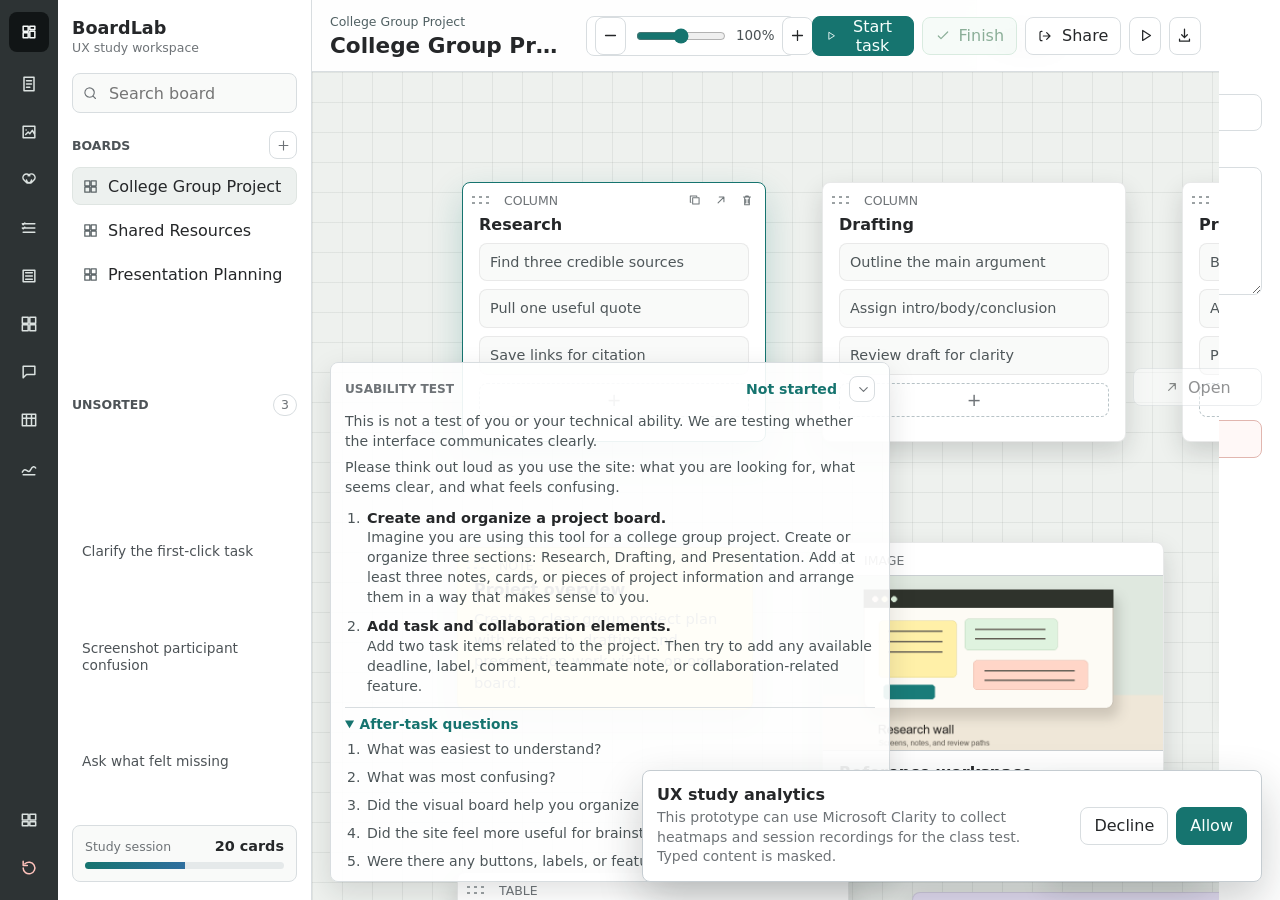
<file: boardlab/index.html>
<!doctype html>
<html lang="en">
  <head>
    <meta charset="utf-8" />
    <meta name="viewport" content="width=device-width, initial-scale=1" />
    <title>BoardLab UX Prototype</title>
    <link rel="stylesheet" href="styles.css" />
  </head>
  <body>
    <div class="app-shell">
      <aside class="insert-rail" aria-label="Insert tools">
        <button class="rail-brand" id="homeButton" type="button" title="Home">
          <svg viewBox="0 0 24 24" aria-hidden="true"><path d="M5 5h6v6H5zM13 5h6v4h-6zM13 11h6v8h-6zM5 13h6v6H5z" /></svg>
        </button>

        <div class="rail-tools">
          <button class="rail-tool" type="button" data-add="note" title="Add note">
            <svg viewBox="0 0 24 24" aria-hidden="true"><path d="M6 4h12v16H6zM9 8h6M9 12h6M9 16h4" /></svg>
          </button>
          <button class="rail-tool" type="button" data-add="image" title="Add image">
            <svg viewBox="0 0 24 24" aria-hidden="true"><path d="M5 5h14v14H5zM8 15l3-3 2 2 3-4 3 5M8.5 9.5h.1" /></svg>
          </button>
          <button class="rail-tool" type="button" data-add="link" title="Add link">
            <svg viewBox="0 0 24 24" aria-hidden="true"><path d="M9 12a4 4 0 0 0 6 3l3-3a4 4 0 0 0-6-6l-1 1M15 12a4 4 0 0 1-6 3l-3-3a4 4 0 0 1 6-6l1 1" /></svg>
          </button>
          <button class="rail-tool" type="button" data-add="todo" title="Add to-do">
            <svg viewBox="0 0 24 24" aria-hidden="true"><path d="M5 7h14M5 12h14M5 17h14M4 7l1 1 2-2M4 12l1 1 2-2" /></svg>
          </button>
          <button class="rail-tool" type="button" data-add="column" title="Add column">
            <svg viewBox="0 0 24 24" aria-hidden="true"><path d="M5 5h14v14H5zM8 8h8M8 12h8M8 16h8" /></svg>
          </button>
          <button class="rail-tool" type="button" data-add="board" title="Add board">
            <svg viewBox="0 0 24 24" aria-hidden="true"><path d="M4 4h7v7H4zM13 4h7v7h-7zM4 13h7v7H4zM13 13h7v7h-7z" /></svg>
          </button>
          <button class="rail-tool" type="button" data-add="comment" title="Add comment">
            <svg viewBox="0 0 24 24" aria-hidden="true"><path d="M5 5h14v10H9l-4 4z" /></svg>
          </button>
          <button class="rail-tool" type="button" data-add="table" title="Add table">
            <svg viewBox="0 0 24 24" aria-hidden="true"><path d="M4 5h16v14H4zM4 10h16M9 5v14M15 5v14" /></svg>
          </button>
          <button class="rail-tool" type="button" data-add="sketch" title="Add sketch">
            <svg viewBox="0 0 24 24" aria-hidden="true"><path d="M4 17c4-8 7 4 10-3 2-5 5-4 6-2M5 20h14" /></svg>
          </button>
        </div>

        <div class="rail-bottom">
          <button class="rail-tool" id="templateToggle" type="button" title="Templates">
            <svg viewBox="0 0 24 24" aria-hidden="true"><path d="M4 5h7v7H4zM13 5h7v7h-7zM4 14h7v5H4zM13 14h7v5h-7z" /></svg>
          </button>
          <button class="rail-tool danger" id="resetButton" type="button" title="Reset board">
            <svg viewBox="0 0 24 24" aria-hidden="true"><path d="M5 12a7 7 0 1 0 2.1-5M5 4v5h5" /></svg>
          </button>
        </div>
      </aside>

      <aside class="library-panel" aria-label="Workspace">
        <div class="brand-copy">
          <strong>BoardLab</strong>
          <span>UX study workspace</span>
        </div>

        <label class="panel-search">
          <svg viewBox="0 0 24 24" aria-hidden="true"><path d="M10.5 18a7.5 7.5 0 1 1 5.3-12.8 7.5 7.5 0 0 1-5.3 12.8zm5.7-1.8 3.8 3.8" /></svg>
          <input id="searchInput" type="search" placeholder="Search board" data-clarity-mask="true" />
        </label>

        <section class="panel-section" aria-labelledby="boardsHeading">
          <div class="panel-row">
            <h2 id="boardsHeading">Boards</h2>
            <button class="tiny-button" type="button" data-add="board" title="New board">
              <svg viewBox="0 0 24 24" aria-hidden="true"><path d="M12 5v14M5 12h14" /></svg>
            </button>
          </div>
          <nav class="board-list" id="boardList" aria-label="Board list"></nav>
        </section>

        <section class="panel-section" aria-labelledby="inboxHeading">
          <div class="panel-row">
            <h2 id="inboxHeading">Unsorted</h2>
            <span class="count-pill" id="inboxCount">3</span>
          </div>
          <div class="inbox-list" id="inboxList"></div>
        </section>

        <div class="usage-meter">
          <div class="meter-copy">
            <span>Study session</span>
            <strong id="cardCount">0 cards</strong>
          </div>
          <div class="meter-track"><span id="meterBar"></span></div>
        </div>
      </aside>

      <main class="workspace">
        <header class="topbar">
          <div class="board-title-block">
            <div class="breadcrumbs" id="breadcrumbs"></div>
            <h1 id="boardTitle" contenteditable="true" data-clarity-mask="true">College Group Project</h1>
          </div>

          <div class="view-controls">
            <button class="icon-button" id="zoomOutButton" type="button" title="Zoom out">
              <svg viewBox="0 0 24 24" aria-hidden="true"><path d="M5 12h14" /></svg>
            </button>
            <input id="zoomRange" type="range" min="60" max="140" value="100" aria-label="Zoom" />
            <output id="zoomOutput">100%</output>
            <button class="icon-button" id="zoomInButton" type="button" title="Zoom in">
              <svg viewBox="0 0 24 24" aria-hidden="true"><path d="M12 5v14M5 12h14" /></svg>
            </button>
          </div>

          <div class="top-actions" aria-label="Board actions">
            <button class="text-button primary" id="startTaskButton" type="button">
              <svg viewBox="0 0 24 24" aria-hidden="true"><path d="M8 5v14l11-7z" /></svg>
              <span>Start task</span>
            </button>
            <button class="text-button success" id="completeTaskButton" type="button" disabled>
              <svg viewBox="0 0 24 24" aria-hidden="true"><path d="m5 12 4 4L19 6" /></svg>
              <span>Finish</span>
            </button>
            <button class="text-button" id="shareButton" type="button">
              <svg viewBox="0 0 24 24" aria-hidden="true"><path d="M8 12h8M13 7l5 5-5 5M6 19H5a2 2 0 0 1-2-2V7a2 2 0 0 1 2-2h1" /></svg>
              Share
            </button>
            <button class="icon-button" id="testModeButton" type="button" title="Focus mode" aria-pressed="false">
              <svg viewBox="0 0 24 24" aria-hidden="true"><path d="M8 5v14l11-7z" /></svg>
            </button>
            <button class="icon-button" id="exportButton" type="button" title="Export JSON">
              <svg viewBox="0 0 24 24" aria-hidden="true"><path d="M12 3v12m0 0 4-4m-4 4-4-4M5 17v3h14v-3" /></svg>
            </button>
          </div>
        </header>

        <section class="canvas-wrap" aria-label="Board canvas">
          <div class="board-stage" id="boardStage">
            <div class="board" id="board" aria-live="polite"></div>
          </div>

          <aside class="minimap" aria-label="Board overview">
            <div class="minimap-window"></div>
            <div class="minimap-dot dot-a"></div>
            <div class="minimap-dot dot-b"></div>
            <div class="minimap-dot dot-c"></div>
          </aside>

          <section class="template-picker" id="templatePicker" aria-label="Templates">
            <div class="template-head">
              <strong>Templates</strong>
              <button class="tiny-button" id="closeTemplates" type="button" title="Close templates">
                <svg viewBox="0 0 24 24" aria-hidden="true"><path d="M6 6l12 12M18 6 6 18" /></svg>
              </button>
            </div>
            <button class="template-card" type="button" data-template="brief">
              <span>Class project board</span>
              <small>Research, drafting, presentation</small>
            </button>
            <button class="template-card" type="button" data-template="research">
              <span>Interview synthesis</span>
              <small>Quotes, themes, tasks, questions</small>
            </button>
            <button class="template-card" type="button" data-template="moodboard">
              <span>Moodboard</span>
              <small>References, links, palette, direction</small>
            </button>
          </section>

          <section class="study-task-panel" id="studyTaskPanel" aria-label="User test task">
            <div class="study-task-head">
              <span>Usability test</span>
              <strong id="taskTimer">Not started</strong>
              <button class="tiny-button" id="studyPanelToggle" type="button" title="Hide instructions">
                <svg viewBox="0 0 24 24" aria-hidden="true"><path d="m6 9 6 6 6-6" /></svg>
              </button>
            </div>
            <div class="study-intro">
              <p>This is not a test of you or your technical ability. We are testing whether the interface communicates clearly.</p>
              <p>Please think out loud as you use the site: what you are looking for, what seems clear, and what feels confusing.</p>
            </div>
            <ol class="study-steps">
              <li>
                <strong>Create and organize a project board.</strong>
                Imagine you are using this tool for a college group project. Create or organize three sections: Research, Drafting, and Presentation. Add at least three notes, cards, or pieces of project information and arrange them in a way that makes sense to you.
              </li>
              <li>
                <strong>Add task and collaboration elements.</strong>
                Add two task items related to the project. Then try to add any available deadline, label, comment, teammate note, or collaboration-related feature.
              </li>
            </ol>
            <details class="study-questions" open>
              <summary>After-task questions</summary>
              <ol>
                <li>What was easiest to understand?</li>
                <li>What was most confusing?</li>
                <li>Did the visual board help you organize the project?</li>
                <li>Did the site feel more useful for brainstorming, task tracking, or both?</li>
                <li>Were there any buttons, labels, or features that were unclear?</li>
                <li>Would you use a tool like this for a class group project? Why or why not?</li>
                <li>Rate your overall satisfaction from 1-5.</li>
              </ol>
            </details>
          </section>
        </section>
      </main>

      <aside class="inspector" aria-label="Card inspector">
        <div class="inspector-head">
          <span class="eyebrow">Inspector</span>
          <strong id="inspectorType">No selection</strong>
        </div>

        <form class="inspector-form" id="inspectorForm">
          <label>
            Title
            <input id="titleInput" type="text" disabled data-clarity-mask="true" />
          </label>

          <label>
            Body
            <textarea id="bodyInput" rows="6" disabled data-clarity-mask="true"></textarea>
          </label>

          <label id="urlField">
            URL
            <input id="urlInput" type="text" disabled data-clarity-mask="true" />
          </label>

          <fieldset>
            <legend>Color</legend>
            <div class="swatches" id="swatches">
              <button class="swatch yellow" type="button" data-color="yellow" title="Yellow"></button>
              <button class="swatch mint" type="button" data-color="mint" title="Mint"></button>
              <button class="swatch coral" type="button" data-color="coral" title="Coral"></button>
              <button class="swatch sky" type="button" data-color="sky" title="Sky"></button>
              <button class="swatch lilac" type="button" data-color="lilac" title="Lilac"></button>
              <button class="swatch white" type="button" data-color="white" title="White"></button>
            </div>
          </fieldset>

          <div class="inspector-actions">
            <button class="secondary-button" id="duplicateButton" type="button" disabled>
              <svg viewBox="0 0 24 24" aria-hidden="true"><path d="M8 8h11v11H8zM5 16H4V5h11v1" /></svg>
              Duplicate
            </button>
            <button class="secondary-button" id="openBoardButton" type="button" disabled>
              <svg viewBox="0 0 24 24" aria-hidden="true"><path d="M7 17 17 7M9 7h8v8" /></svg>
              Open
            </button>
          </div>

          <button class="delete-button" id="deleteButton" type="button" disabled>
            <svg viewBox="0 0 24 24" aria-hidden="true"><path d="M6 7h12M10 11v6M14 11v6M9 7l1-2h4l1 2M8 7v13h8V7" /></svg>
            Delete card
          </button>
        </form>
      </aside>
    </div>

    <template id="cardTemplate">
      <article class="card" tabindex="0">
        <div class="card-chrome">
          <span class="drag-dots" aria-hidden="true"></span>
          <span class="card-type-label"></span>
          <div class="card-tools">
            <button class="card-action duplicate-card" type="button" title="Duplicate">
              <svg viewBox="0 0 24 24" aria-hidden="true"><path d="M8 8h11v11H8zM5 16H4V5h11v1" /></svg>
            </button>
            <button class="card-action open-board-card" type="button" title="Open board">
              <svg viewBox="0 0 24 24" aria-hidden="true"><path d="M7 17 17 7M9 7h8v8" /></svg>
            </button>
            <button class="card-action delete-card" type="button" title="Delete">
              <svg viewBox="0 0 24 24" aria-hidden="true"><path d="M6 7h12M10 11v6M14 11v6M9 7l1-2h4l1 2M8 7v13h8V7" /></svg>
            </button>
          </div>
        </div>
        <div class="card-content" data-clarity-mask="true"></div>
      </article>
    </template>

    <script src="clarity-config.js"></script>
    <script src="clarity-tracking.js"></script>
    <script src="app.js"></script>
  </body>
</html>
</file>
<file: boardlab/styles.css>
:root {
  --ink: #252729;
  --muted: #6e7377;
  --faint: #949a9f;
  --line: #d8dde0;
  --line-strong: #c5ccd1;
  --shell: #f6f7f6;
  --panel: #ffffff;
  --canvas: #eef1ee;
  --canvas-grid: rgba(57, 68, 66, 0.08);
  --dark: #242a2b;
  --accent: #16746f;
  --accent-ink: #f7fffd;
  --danger: #b4463d;
  --blue: #2f6f9f;
  --shadow-soft: 0 10px 28px rgba(24, 31, 33, 0.13);
  --shadow-card: 0 10px 24px rgba(24, 31, 33, 0.16);
  --radius: 8px;
  color-scheme: light;
  font-family:
    Inter, ui-sans-serif, system-ui, -apple-system, BlinkMacSystemFont, "Segoe UI",
    sans-serif;
}

* {
  box-sizing: border-box;
}

html,
body {
  height: 100%;
}

body {
  margin: 0;
  overflow: hidden;
  background: var(--shell);
  color: var(--ink);
}

button,
input,
textarea {
  font: inherit;
  letter-spacing: 0;
}

button {
  cursor: pointer;
}

svg {
  display: block;
  fill: none;
  stroke: currentColor;
  stroke-width: 1.8;
  stroke-linecap: round;
  stroke-linejoin: round;
}

.app-shell {
  display: grid;
  grid-template-columns: 58px 254px minmax(0, 1fr) 304px;
  height: 100vh;
  min-height: 700px;
}

.insert-rail {
  display: flex;
  flex-direction: column;
  align-items: center;
  gap: 12px;
  padding: 12px 8px;
  background: #2d3334;
  color: #f8fbfa;
}

.rail-brand,
.rail-tool,
.icon-button,
.tiny-button {
  display: grid;
  place-items: center;
  border: 1px solid transparent;
  border-radius: var(--radius);
  background: transparent;
  color: inherit;
}

.rail-brand {
  width: 40px;
  height: 40px;
  background: #111516;
}

.rail-brand svg,
.rail-tool svg {
  width: 20px;
  height: 20px;
}

.rail-tools,
.rail-bottom {
  display: grid;
  gap: 8px;
}

.rail-bottom {
  margin-top: auto;
}

.rail-tool {
  width: 40px;
  height: 40px;
  color: #dbe2e0;
}

.rail-tool:hover,
.rail-tool:focus-visible {
  background: #3d4647;
  color: #ffffff;
}

.rail-tool.danger {
  color: #ffc3bc;
}

.library-panel,
.inspector {
  min-width: 0;
  background: var(--panel);
  border-color: var(--line);
  border-style: solid;
}

.library-panel {
  display: grid;
  grid-template-rows: auto auto minmax(0, auto) minmax(0, 1fr) auto;
  gap: 18px;
  padding: 18px 14px;
  border-width: 0 1px 0 0;
}

.brand-copy {
  display: grid;
  gap: 2px;
}

.brand-copy strong {
  font-size: 1.1rem;
}

.brand-copy span,
.eyebrow,
.meter-copy span,
.template-card small,
.card-type-label,
.count-pill {
  color: var(--muted);
  font-size: 0.78rem;
}

.panel-search {
  display: flex;
  align-items: center;
  gap: 9px;
  height: 40px;
  padding: 0 10px;
  border: 1px solid var(--line);
  border-radius: var(--radius);
  background: #f9faf9;
}

.panel-search svg {
  width: 17px;
  height: 17px;
  color: var(--muted);
}

.panel-search input {
  width: 100%;
  min-width: 0;
  border: 0;
  outline: 0;
  background: transparent;
  color: var(--ink);
}

.panel-section {
  display: grid;
  gap: 8px;
  min-height: 0;
}

.panel-row {
  display: flex;
  align-items: center;
  justify-content: space-between;
  gap: 8px;
}

.panel-row h2 {
  margin: 0;
  font-size: 0.78rem;
  font-weight: 700;
  color: #4d5357;
  text-transform: uppercase;
}

.tiny-button {
  width: 28px;
  height: 28px;
  color: var(--muted);
  border-color: var(--line);
  background: #fff;
}

.tiny-button svg {
  width: 15px;
  height: 15px;
}

.tiny-button:hover,
.icon-button:hover,
.text-button:hover,
.secondary-button:hover,
.delete-button:hover {
  border-color: var(--line-strong);
  transform: translateY(-1px);
}

.board-list,
.inbox-list {
  display: grid;
  gap: 6px;
  overflow: auto;
}

.board-pill,
.inbox-item {
  display: grid;
  grid-template-columns: 18px minmax(0, 1fr);
  align-items: center;
  gap: 8px;
  min-height: 38px;
  padding: 8px 9px;
  border: 1px solid transparent;
  border-radius: var(--radius);
  background: transparent;
  color: var(--ink);
  text-align: left;
}

.board-pill svg {
  width: 17px;
  height: 17px;
  color: #5d6669;
}

.board-pill:hover,
.board-pill.is-active,
.inbox-item:hover {
  background: #edf1ef;
  border-color: #dfe5e2;
}

.inbox-item {
  display: block;
  min-height: 34px;
  color: #4d5357;
  font-size: 0.86rem;
  line-height: 1.25;
}

.count-pill {
  display: inline-grid;
  place-items: center;
  min-width: 24px;
  height: 22px;
  padding: 0 7px;
  border: 1px solid var(--line);
  border-radius: 999px;
}

.usage-meter {
  display: grid;
  gap: 8px;
  padding: 12px;
  border: 1px solid var(--line);
  border-radius: var(--radius);
  background: #f9faf9;
}

.meter-copy {
  display: flex;
  align-items: center;
  justify-content: space-between;
  gap: 8px;
}

.meter-copy strong {
  font-size: 0.9rem;
}

.meter-track {
  height: 7px;
  overflow: hidden;
  border-radius: 999px;
  background: #e5e9ea;
}

.meter-track span {
  display: block;
  height: 100%;
  width: 0;
  background: linear-gradient(90deg, #16746f, #2f6f9f);
}

.workspace {
  display: grid;
  grid-template-rows: auto minmax(0, 1fr);
  min-width: 0;
  background: var(--canvas);
}

.topbar {
  z-index: 3;
  display: grid;
  grid-template-columns: minmax(240px, 1fr) auto auto;
  align-items: center;
  gap: 16px;
  min-height: 72px;
  padding: 12px 18px;
  border-bottom: 1px solid var(--line);
  background: rgba(255, 255, 255, 0.92);
  backdrop-filter: blur(14px);
}

.board-title-block {
  display: grid;
  gap: 4px;
  min-width: 0;
}

.breadcrumbs {
  display: flex;
  align-items: center;
  gap: 6px;
  min-height: 18px;
  color: var(--muted);
  font-size: 0.78rem;
}

.breadcrumbs button {
  padding: 0;
  border: 0;
  background: transparent;
  color: #506063;
}

.breadcrumbs button:hover {
  color: var(--accent);
}

#boardTitle {
  min-width: 0;
  margin: 0;
  outline: 0;
  font-size: 1.35rem;
  line-height: 1.15;
  white-space: nowrap;
  overflow: hidden;
  text-overflow: ellipsis;
}

.view-controls,
.top-actions {
  display: flex;
  align-items: center;
  gap: 8px;
}

.view-controls {
  min-width: 210px;
  padding: 0 8px;
  border: 1px solid var(--line);
  border-radius: var(--radius);
  background: #fff;
}

.view-controls input {
  width: 90px;
  accent-color: var(--accent);
}

.view-controls output {
  width: 44px;
  text-align: right;
  font-size: 0.84rem;
  color: #4a5255;
}

.icon-button {
  width: 38px;
  height: 38px;
  border-color: var(--line);
  background: #fff;
  color: var(--ink);
}

.icon-button svg {
  width: 17px;
  height: 17px;
}

.icon-button[aria-pressed="true"] {
  background: var(--accent);
  border-color: var(--accent);
  color: var(--accent-ink);
}

.text-button,
.secondary-button,
.delete-button {
  display: inline-flex;
  align-items: center;
  justify-content: center;
  gap: 8px;
  min-height: 38px;
  padding: 0 12px;
  border: 1px solid var(--line);
  border-radius: var(--radius);
  background: #fff;
  color: var(--ink);
}

.text-button.primary {
  background: var(--accent);
  border-color: var(--accent);
  color: var(--accent-ink);
}

.text-button.success {
  background: #eef8f2;
  border-color: #b7d9c4;
  color: #22653b;
}

.text-button:disabled {
  cursor: not-allowed;
  opacity: 0.52;
  transform: none;
}

.text-button svg,
.secondary-button svg,
.delete-button svg {
  width: 16px;
  height: 16px;
}

.canvas-wrap {
  position: relative;
  height: 100%;
  min-height: 0;
  overflow: hidden;
}

.board-stage {
  position: absolute;
  inset: 0;
  width: 100%;
  height: 100%;
  overflow: auto;
  background-color: var(--canvas);
  background-image:
    linear-gradient(var(--canvas-grid) 1px, transparent 1px),
    linear-gradient(90deg, var(--canvas-grid) 1px, transparent 1px);
  background-size: 30px 30px;
}

.board {
  position: relative;
  width: 2200px;
  height: 1500px;
  transform-origin: 0 0;
}

.card {
  position: absolute;
  min-height: 122px;
  border: 1px solid rgba(37, 39, 41, 0.1);
  border-radius: var(--radius);
  background: #fff;
  box-shadow: var(--shadow-card);
  outline: none;
  user-select: none;
  transition:
    border-color 120ms ease,
    box-shadow 120ms ease,
    opacity 120ms ease,
    transform 120ms ease;
}

.card:hover {
  border-color: rgba(22, 116, 111, 0.32);
}

.card.is-selected {
  border-color: var(--accent);
  box-shadow: 0 14px 34px rgba(22, 116, 111, 0.24);
}

.card.is-dragging {
  z-index: 100;
  transform: rotate(-0.4deg);
}

.card.is-muted {
  opacity: 0.25;
}

.card.yellow {
  background: #fff2a8;
}

.card.mint {
  background: #dff3e4;
}

.card.coral {
  background: #ffd9cc;
}

.card.sky {
  background: #dceefa;
}

.card.lilac {
  background: #e8e1f7;
}

.card.white {
  background: #fff;
}

.card.column {
  min-height: 260px;
}

.card.board {
  background: #f8fbfa;
  border-color: #b8cbc8;
}

.card.comment {
  min-height: 128px;
}

.card.table {
  min-height: 210px;
}

.card.sketch {
  min-height: 250px;
}

.card-chrome {
  display: grid;
  grid-template-columns: 28px 1fr auto;
  align-items: center;
  gap: 6px;
  height: 32px;
  padding: 5px 7px 3px;
  cursor: grab;
}

.drag-dots {
  width: 22px;
  height: 12px;
  background-image: radial-gradient(#9ca2a4 1.4px, transparent 1.4px);
  background-size: 7px 6px;
}

.card-type-label {
  min-width: 0;
  text-transform: uppercase;
}

.card-tools {
  display: flex;
  gap: 2px;
  opacity: 0;
  transition: opacity 120ms ease;
}

.card:hover .card-tools,
.card.is-selected .card-tools {
  opacity: 1;
}

.card-action {
  display: grid;
  place-items: center;
  width: 24px;
  height: 24px;
  border: 0;
  border-radius: 6px;
  background: transparent;
  color: #70777a;
}

.card-action:hover {
  background: rgba(0, 0, 0, 0.07);
  color: var(--ink);
}

.card-action svg {
  width: 14px;
  height: 14px;
}

.card-content {
  padding: 0 16px 16px;
}

.card-title {
  margin: 0 0 8px;
  color: #252729;
  font-size: 1rem;
  line-height: 1.22;
  outline: 0;
}

.card-body {
  margin: 0;
  color: #51585b;
  font-size: 0.92rem;
  line-height: 1.45;
  outline: 0;
}

.image-frame {
  width: calc(100% + 32px);
  height: 176px;
  margin: 0 -16px 12px;
  overflow: hidden;
  border-top: 1px solid rgba(37, 39, 41, 0.08);
  border-bottom: 1px solid rgba(37, 39, 41, 0.08);
  background: #d8dde0;
}

.image-frame img {
  display: block;
  width: 100%;
  height: 100%;
  object-fit: cover;
}

.link-domain {
  display: inline-flex;
  align-items: center;
  gap: 7px;
  max-width: 100%;
  margin-bottom: 10px;
  padding: 5px 8px;
  overflow: hidden;
  border: 1px solid rgba(22, 116, 111, 0.22);
  border-radius: var(--radius);
  background: rgba(255, 255, 255, 0.68);
  color: var(--accent);
  font-size: 0.78rem;
  white-space: nowrap;
  text-overflow: ellipsis;
}

.link-domain svg {
  width: 14px;
  height: 14px;
  flex: 0 0 auto;
}

.todo-list {
  display: grid;
  gap: 9px;
  margin: 8px 0 0;
  padding: 0;
  list-style: none;
}

.todo-list label {
  display: grid;
  grid-template-columns: 18px minmax(0, 1fr);
  align-items: start;
  gap: 8px;
  color: #4e5659;
  font-size: 0.9rem;
  line-height: 1.32;
}

.todo-list input {
  width: 16px;
  height: 16px;
  margin: 1px 0 0;
  accent-color: var(--accent);
}

.todo-list span {
  min-width: 0;
  outline: 0;
}

.column-stack {
  display: grid;
  gap: 8px;
}

.column-item {
  min-height: 38px;
  padding: 9px 10px;
  border: 1px solid rgba(37, 39, 41, 0.08);
  border-radius: var(--radius);
  background: #f9faf9;
  color: #4f575a;
  font-size: 0.9rem;
  line-height: 1.3;
  outline: 0;
}

.column-add {
  display: grid;
  place-items: center;
  min-height: 34px;
  border: 1px dashed #b8c3c7;
  border-radius: var(--radius);
  background: transparent;
  color: var(--muted);
  font-size: 1.1rem;
}

.board-preview {
  display: flex;
  align-items: center;
  justify-content: space-between;
  height: 72px;
  margin-bottom: 12px;
  padding: 13px;
  border: 1px solid rgba(22, 116, 111, 0.22);
  border-radius: var(--radius);
  background:
    linear-gradient(135deg, rgba(22, 116, 111, 0.14), rgba(47, 111, 159, 0.1)),
    #fff;
  color: #285d5a;
}

.board-preview svg {
  width: 25px;
  height: 25px;
}

.board-preview span {
  color: var(--muted);
  font-size: 0.8rem;
}

.mini-table {
  width: 100%;
  border-collapse: collapse;
  overflow: hidden;
  border-radius: var(--radius);
  background: #fff;
  font-size: 0.82rem;
}

.mini-table th,
.mini-table td {
  min-width: 76px;
  padding: 8px;
  border: 1px solid #d9e0e2;
  color: #485155;
  text-align: left;
  outline: 0;
  vertical-align: top;
}

.mini-table th {
  background: #edf3f2;
  color: #2d3334;
  font-weight: 700;
}

.comment-badge {
  display: flex;
  align-items: center;
  gap: 8px;
  margin-bottom: 8px;
  color: #6f4239;
  font-size: 0.84rem;
  font-weight: 700;
}

.comment-badge svg {
  width: 15px;
  height: 15px;
}

.reply-stack {
  display: grid;
  gap: 6px;
  margin-top: 10px;
}

.reply-stack span {
  padding: 7px 9px;
  border-radius: var(--radius);
  background: rgba(255, 255, 255, 0.56);
  color: #6b5c58;
  font-size: 0.82rem;
  line-height: 1.3;
}

.sketch-pad {
  height: 148px;
  margin-bottom: 12px;
  border: 1px solid rgba(37, 39, 41, 0.1);
  border-radius: var(--radius);
  background:
    linear-gradient(rgba(37, 39, 41, 0.06) 1px, transparent 1px),
    linear-gradient(90deg, rgba(37, 39, 41, 0.06) 1px, transparent 1px),
    rgba(255, 255, 255, 0.55);
  background-size: 18px 18px;
}

.sketch-pad svg {
  width: 100%;
  height: 100%;
  padding: 12px;
  color: #4a5f99;
}

.sketch-pad path:first-child {
  stroke-width: 3;
}

.minimap {
  position: absolute;
  right: 18px;
  bottom: 18px;
  width: 154px;
  height: 104px;
  border: 1px solid rgba(37, 39, 41, 0.16);
  border-radius: var(--radius);
  background:
    linear-gradient(rgba(37, 39, 41, 0.05) 1px, transparent 1px),
    linear-gradient(90deg, rgba(37, 39, 41, 0.05) 1px, transparent 1px),
    rgba(255, 255, 255, 0.86);
  background-size: 12px 12px;
  box-shadow: var(--shadow-soft);
}

.minimap-window {
  position: absolute;
  left: 18px;
  top: 14px;
  width: 72px;
  height: 42px;
  border: 2px solid var(--accent);
  border-radius: 4px;
  background: rgba(22, 116, 111, 0.08);
}

.minimap-dot {
  position: absolute;
  width: 8px;
  height: 8px;
  border-radius: 50%;
  background: var(--blue);
}

.dot-a {
  left: 36px;
  top: 70px;
}

.dot-b {
  right: 28px;
  top: 25px;
  background: #e28a5a;
}

.dot-c {
  right: 48px;
  bottom: 22px;
  background: #16746f;
}

.template-picker {
  position: absolute;
  right: 18px;
  top: 18px;
  z-index: 5;
  display: none;
  width: 286px;
  padding: 12px;
  border: 1px solid var(--line);
  border-radius: var(--radius);
  background: rgba(255, 255, 255, 0.94);
  box-shadow: var(--shadow-soft);
}

.template-picker.is-open {
  display: grid;
  gap: 8px;
}

.template-head {
  display: flex;
  align-items: center;
  justify-content: space-between;
  gap: 8px;
}

.template-card {
  display: grid;
  gap: 4px;
  min-height: 64px;
  padding: 10px;
  border: 1px solid var(--line);
  border-radius: var(--radius);
  background: #f9faf9;
  color: var(--ink);
  text-align: left;
}

.template-card:hover {
  border-color: var(--accent);
  background: #f2f8f7;
}

.template-card span {
  font-weight: 700;
}

.study-task-panel {
  position: absolute;
  left: 18px;
  bottom: 18px;
  z-index: 4;
  display: grid;
  gap: 10px;
  width: min(560px, calc(100% - 196px));
  max-height: min(58vh, 520px);
  overflow: auto;
  padding: 13px 14px;
  border: 1px solid var(--line);
  border-radius: var(--radius);
  background: rgba(255, 255, 255, 0.92);
  box-shadow: var(--shadow-soft);
}

.study-task-head {
  display: grid;
  grid-template-columns: minmax(0, 1fr) auto auto;
  align-items: center;
  gap: 12px;
}

.study-task-head span {
  color: var(--muted);
  font-size: 0.76rem;
  font-weight: 700;
  text-transform: uppercase;
}

.study-task-head strong {
  color: var(--accent);
  font-size: 0.88rem;
}

.study-task-head .tiny-button {
  width: 26px;
  height: 26px;
}

.study-intro {
  display: grid;
  gap: 6px;
}

.study-task-panel p,
.study-steps,
.study-questions ol {
  margin: 0;
  color: #4d5659;
  font-size: 0.88rem;
  line-height: 1.42;
}

.study-steps,
.study-questions ol {
  display: grid;
  gap: 8px;
  padding-left: 20px;
}

.study-steps li,
.study-questions li {
  padding-left: 2px;
}

.study-steps strong {
  display: block;
  color: var(--ink);
  font-size: 0.9rem;
}

.study-questions {
  border-top: 1px solid var(--line);
  padding-top: 8px;
}

.study-questions summary {
  color: var(--accent);
  cursor: pointer;
  font-size: 0.86rem;
  font-weight: 700;
}

.study-questions ol {
  margin-top: 8px;
}

.study-task-panel.is-running {
  border-color: rgba(22, 116, 111, 0.38);
}

.study-task-panel.is-complete {
  border-color: #b7d9c4;
  background: rgba(246, 253, 249, 0.94);
}

.study-task-panel.is-compact {
  width: min(280px, calc(100% - 196px));
  max-height: none;
  overflow: visible;
}

.study-task-panel.is-compact .study-intro,
.study-task-panel.is-compact .study-steps,
.study-task-panel.is-compact .study-questions {
  display: none;
}

.study-task-panel.is-compact .study-task-head .tiny-button svg {
  transform: rotate(180deg);
}

.inspector {
  display: flex;
  flex-direction: column;
  gap: 16px;
  padding: 18px;
  border-width: 0 0 0 1px;
}

.inspector-head {
  display: grid;
  gap: 4px;
}

.eyebrow {
  text-transform: uppercase;
}

.inspector-form {
  display: grid;
  gap: 14px;
}

.inspector-form label,
.inspector-form fieldset {
  display: grid;
  gap: 7px;
  margin: 0;
  color: var(--muted);
  font-size: 0.82rem;
}

.inspector-form input,
.inspector-form textarea {
  width: 100%;
  min-width: 0;
  border: 1px solid var(--line);
  border-radius: var(--radius);
  background: #fff;
  color: var(--ink);
  padding: 10px 11px;
  outline-color: var(--accent);
}

.inspector-form textarea {
  min-height: 128px;
  max-height: 260px;
  resize: vertical;
}

.inspector-form input:disabled,
.inspector-form textarea:disabled {
  background: #eef1ee;
  color: #8c9497;
}

.inspector-form fieldset {
  border: 0;
  padding: 0;
}

.inspector-form legend {
  padding: 0;
}

.swatches {
  display: flex;
  flex-wrap: wrap;
  gap: 8px;
}

.swatch {
  width: 30px;
  height: 30px;
  border: 1px solid rgba(37, 39, 41, 0.18);
  border-radius: var(--radius);
}

.swatch.is-active {
  outline: 2px solid var(--accent);
  outline-offset: 2px;
}

.swatch.yellow {
  background: #fff2a8;
}

.swatch.mint {
  background: #dff3e4;
}

.swatch.coral {
  background: #ffd9cc;
}

.swatch.sky {
  background: #dceefa;
}

.swatch.lilac {
  background: #e8e1f7;
}

.swatch.white {
  background: #fff;
}

.inspector-actions {
  display: grid;
  grid-template-columns: 1fr 1fr;
  gap: 8px;
}

.secondary-button:disabled,
.delete-button:disabled,
.swatch:disabled {
  cursor: not-allowed;
  opacity: 0.5;
  transform: none;
}

.delete-button {
  border-color: #e1b6af;
  background: #fff8f7;
  color: var(--danger);
}

.is-hidden {
  display: none !important;
}

.test-mode {
  grid-template-columns: 58px minmax(0, 1fr);
}

.test-mode .library-panel,
.test-mode .inspector {
  display: none;
}

.toast {
  position: fixed;
  left: 50%;
  bottom: 22px;
  z-index: 120;
  min-width: 180px;
  transform: translateX(-50%);
  padding: 11px 14px;
  border-radius: var(--radius);
  background: var(--dark);
  color: #fff;
  box-shadow: var(--shadow-soft);
  text-align: center;
}

.consent-banner {
  position: fixed;
  right: 18px;
  bottom: 18px;
  z-index: 100;
  display: grid;
  grid-template-columns: minmax(0, 1fr) auto;
  align-items: center;
  gap: 16px;
  width: min(620px, calc(100vw - 36px));
  padding: 14px;
  border: 1px solid var(--line-strong);
  border-radius: var(--radius);
  background: #ffffff;
  box-shadow: 0 18px 44px rgba(24, 31, 33, 0.22);
}

.consent-banner strong {
  display: block;
  margin-bottom: 4px;
}

.consent-banner p {
  margin: 0;
  color: var(--muted);
  font-size: 0.88rem;
  line-height: 1.4;
}

.consent-actions {
  display: flex;
  gap: 8px;
}

.consent-primary,
.consent-secondary {
  min-height: 38px;
  padding: 0 13px;
  border-radius: var(--radius);
  border: 1px solid var(--line);
}

.consent-primary {
  background: var(--accent);
  border-color: var(--accent);
  color: var(--accent-ink);
}

.consent-secondary {
  background: #fff;
  color: var(--ink);
}

@media (max-width: 1180px) {
  .app-shell {
    grid-template-columns: 58px 232px minmax(0, 1fr);
  }

  .inspector {
    display: none;
  }
}

@media (max-width: 820px) {
  body {
    overflow: auto;
  }

  .app-shell {
    display: grid;
    grid-template-columns: 52px minmax(0, 1fr);
    grid-template-rows: auto minmax(0, 1fr);
    height: auto;
    min-height: 100vh;
  }

  .insert-rail {
    grid-row: 1 / span 2;
    min-height: 100vh;
    padding: 10px 6px;
  }

  .rail-brand,
  .rail-tool {
    width: 38px;
    height: 38px;
  }

  .library-panel {
    display: none;
  }

  .workspace {
    min-width: 0;
  }

  .topbar {
    grid-template-columns: minmax(0, 1fr);
    align-items: start;
    gap: 10px;
    padding: 12px;
  }

  .view-controls,
  .top-actions {
    width: 100%;
  }

  .view-controls {
    min-width: 0;
    justify-content: space-between;
  }

  .view-controls input {
    flex: 1;
  }

  .top-actions {
    flex-wrap: wrap;
    justify-content: flex-start;
  }

  #boardTitle {
    font-size: 1.22rem;
  }

  .canvas-wrap {
    height: calc(100vh - 190px);
    min-height: 560px;
  }

  .minimap {
    display: none;
  }

  .template-picker {
    left: 12px;
    right: 12px;
    top: 12px;
    width: auto;
  }

  .study-task-panel {
    left: 12px;
    right: 12px;
    bottom: 12px;
    width: auto;
  }

  .consent-banner {
    grid-template-columns: 1fr;
  }

  .consent-actions {
    justify-content: flex-end;
  }
}
</file>
